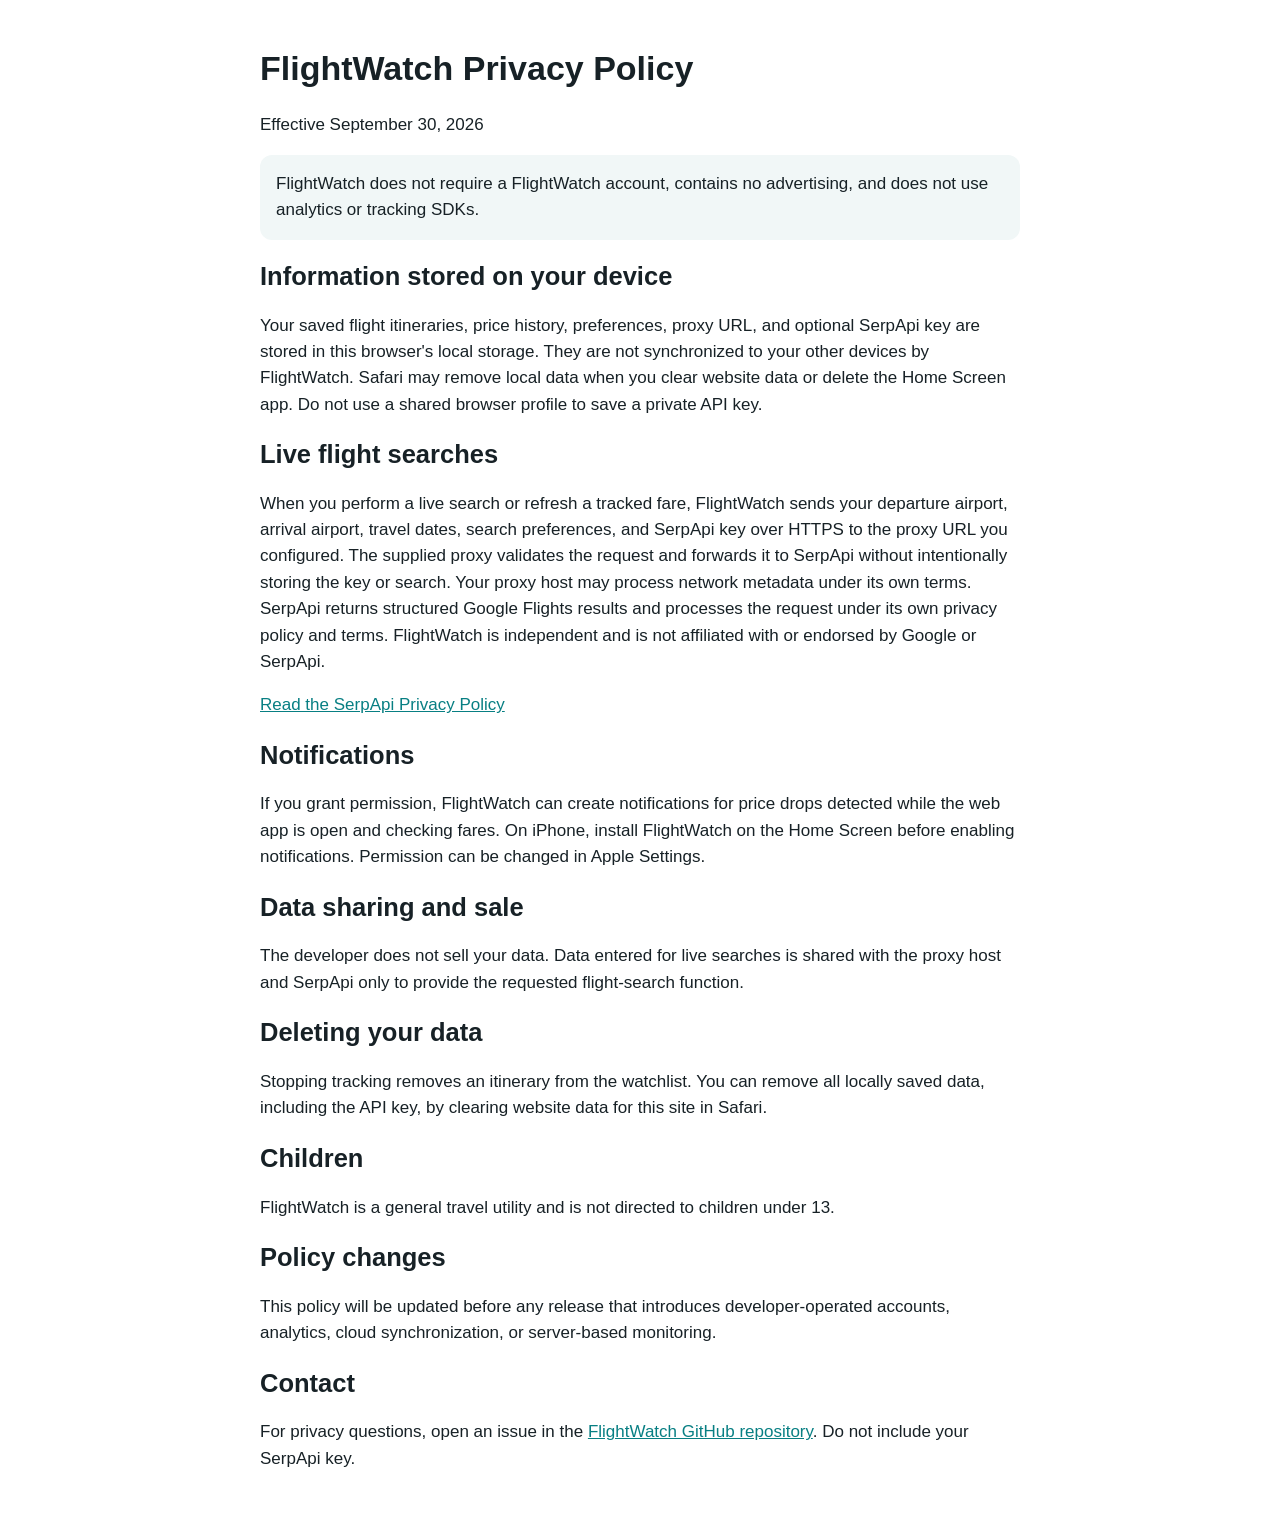
<file: docs/privacy.html>
<!doctype html>
<html lang="en">
<head>
  <meta charset="utf-8">
  <meta name="viewport" content="width=device-width,initial-scale=1">
  <title>FlightWatch Privacy Policy</title>
  <style>body{font:17px -apple-system,BlinkMacSystemFont,"Segoe UI",sans-serif;line-height:1.55;max-width:760px;margin:48px auto;padding:0 20px;color:#172126}h1,h2{line-height:1.2}a{color:#087f83}.note{background:#f1f7f7;border-radius:12px;padding:16px}</style>
</head>
<body>
  <h1>FlightWatch Privacy Policy</h1>
  <p>Effective September 30, 2026</p>
  <p class="note">FlightWatch does not require a FlightWatch account, contains no advertising, and does not use analytics or tracking SDKs.</p>

  <h2>Information stored on your device</h2>
  <p>Your saved flight itineraries, price history, preferences, proxy URL, and optional SerpApi key are stored in this browser's local storage. They are not synchronized to your other devices by FlightWatch. Safari may remove local data when you clear website data or delete the Home Screen app. Do not use a shared browser profile to save a private API key.</p>

  <h2>Live flight searches</h2>
  <p>When you perform a live search or refresh a tracked fare, FlightWatch sends your departure airport, arrival airport, travel dates, search preferences, and SerpApi key over HTTPS to the proxy URL you configured. The supplied proxy validates the request and forwards it to SerpApi without intentionally storing the key or search. Your proxy host may process network metadata under its own terms. SerpApi returns structured Google Flights results and processes the request under its own privacy policy and terms. FlightWatch is independent and is not affiliated with or endorsed by Google or SerpApi.</p>
  <p><a href="https://serpapi.com/privacy">Read the SerpApi Privacy Policy</a></p>

  <h2>Notifications</h2>
  <p>If you grant permission, FlightWatch can create notifications for price drops detected while the web app is open and checking fares. On iPhone, install FlightWatch on the Home Screen before enabling notifications. Permission can be changed in Apple Settings.</p>

  <h2>Data sharing and sale</h2>
  <p>The developer does not sell your data. Data entered for live searches is shared with the proxy host and SerpApi only to provide the requested flight-search function.</p>

  <h2>Deleting your data</h2>
  <p>Stopping tracking removes an itinerary from the watchlist. You can remove all locally saved data, including the API key, by clearing website data for this site in Safari.</p>

  <h2>Children</h2>
  <p>FlightWatch is a general travel utility and is not directed to children under 13.</p>

  <h2>Policy changes</h2>
  <p>This policy will be updated before any release that introduces developer-operated accounts, analytics, cloud synchronization, or server-based monitoring.</p>

  <h2>Contact</h2>
  <p>For privacy questions, open an issue in the <a href="https://github.com/AChitwn78/FlightWatch/issues">FlightWatch GitHub repository</a>. Do not include your SerpApi key.</p>
</body>
</html>
</file>
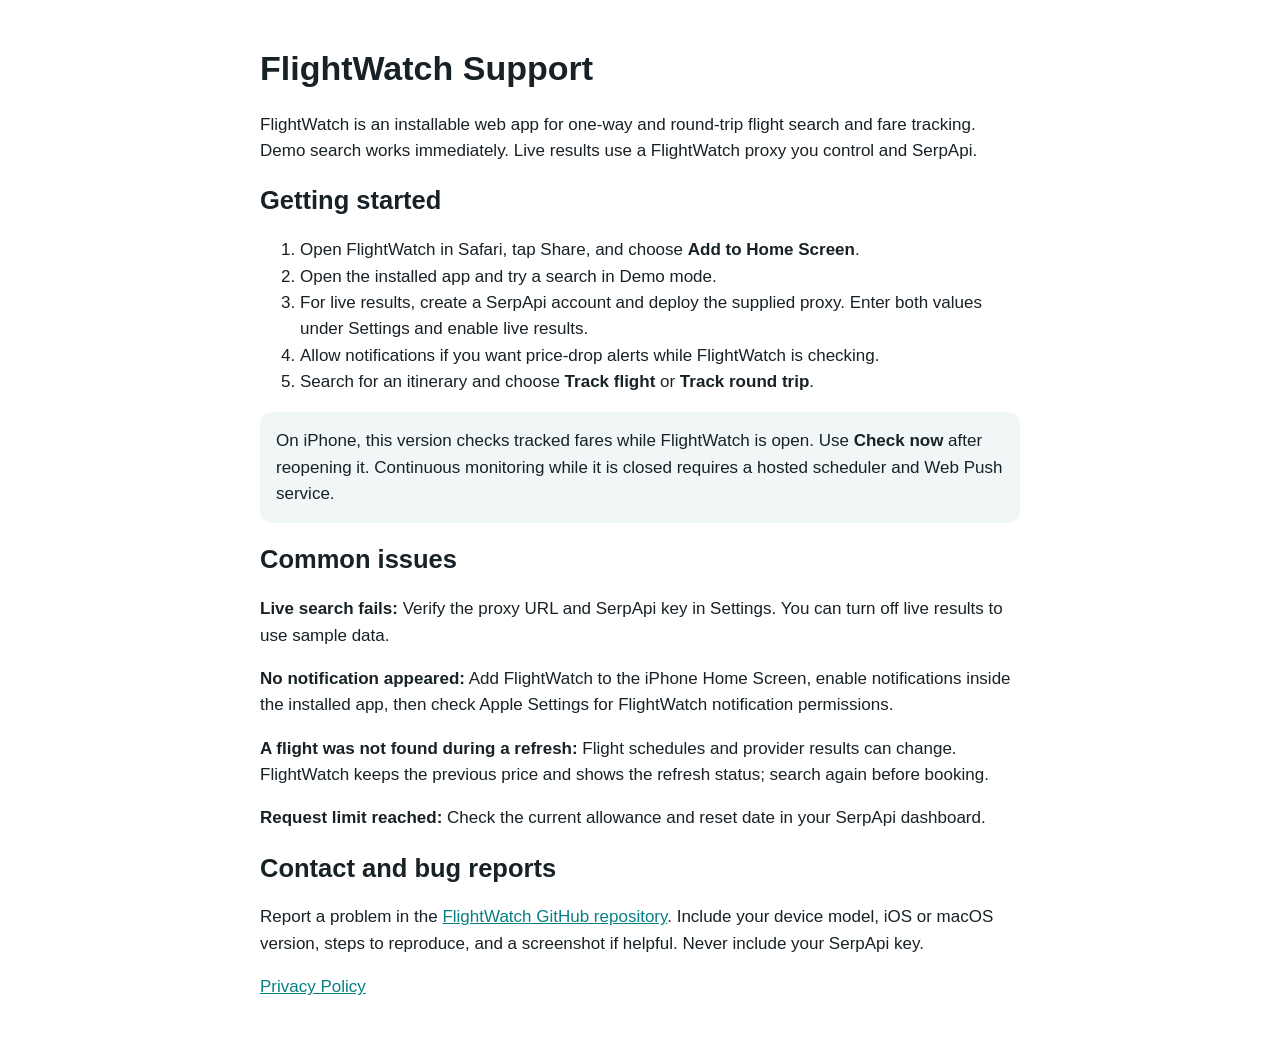
<file: docs/support.html>
<!doctype html>
<html lang="en">
<head>
  <meta charset="utf-8">
  <meta name="viewport" content="width=device-width,initial-scale=1">
  <title>FlightWatch Support</title>
  <style>body{font:17px -apple-system,BlinkMacSystemFont,"Segoe UI",sans-serif;line-height:1.55;max-width:760px;margin:48px auto;padding:0 20px;color:#172126}h1,h2{line-height:1.2}a{color:#087f83}.note{background:#f1f7f7;border-radius:12px;padding:16px}</style>
</head>
<body>
  <h1>FlightWatch Support</h1>
  <p>FlightWatch is an installable web app for one-way and round-trip flight search and fare tracking. Demo search works immediately. Live results use a FlightWatch proxy you control and SerpApi.</p>

  <h2>Getting started</h2>
  <ol>
    <li>Open FlightWatch in Safari, tap Share, and choose <strong>Add to Home Screen</strong>.</li>
    <li>Open the installed app and try a search in Demo mode.</li>
    <li>For live results, create a SerpApi account and deploy the supplied proxy. Enter both values under Settings and enable live results.</li>
    <li>Allow notifications if you want price-drop alerts while FlightWatch is checking.</li>
    <li>Search for an itinerary and choose <strong>Track flight</strong> or <strong>Track round trip</strong>.</li>
  </ol>

  <p class="note">On iPhone, this version checks tracked fares while FlightWatch is open. Use <strong>Check now</strong> after reopening it. Continuous monitoring while it is closed requires a hosted scheduler and Web Push service.</p>

  <h2>Common issues</h2>
  <p><strong>Live search fails:</strong> Verify the proxy URL and SerpApi key in Settings. You can turn off live results to use sample data.</p>
  <p><strong>No notification appeared:</strong> Add FlightWatch to the iPhone Home Screen, enable notifications inside the installed app, then check Apple Settings for FlightWatch notification permissions.</p>
  <p><strong>A flight was not found during a refresh:</strong> Flight schedules and provider results can change. FlightWatch keeps the previous price and shows the refresh status; search again before booking.</p>
  <p><strong>Request limit reached:</strong> Check the current allowance and reset date in your SerpApi dashboard.</p>

  <h2>Contact and bug reports</h2>
  <p>Report a problem in the <a href="https://github.com/AChitwn78/FlightWatch/issues">FlightWatch GitHub repository</a>. Include your device model, iOS or macOS version, steps to reproduce, and a screenshot if helpful. Never include your SerpApi key.</p>
  <p><a href="privacy.html">Privacy Policy</a></p>
</body>
</html>
</file>
